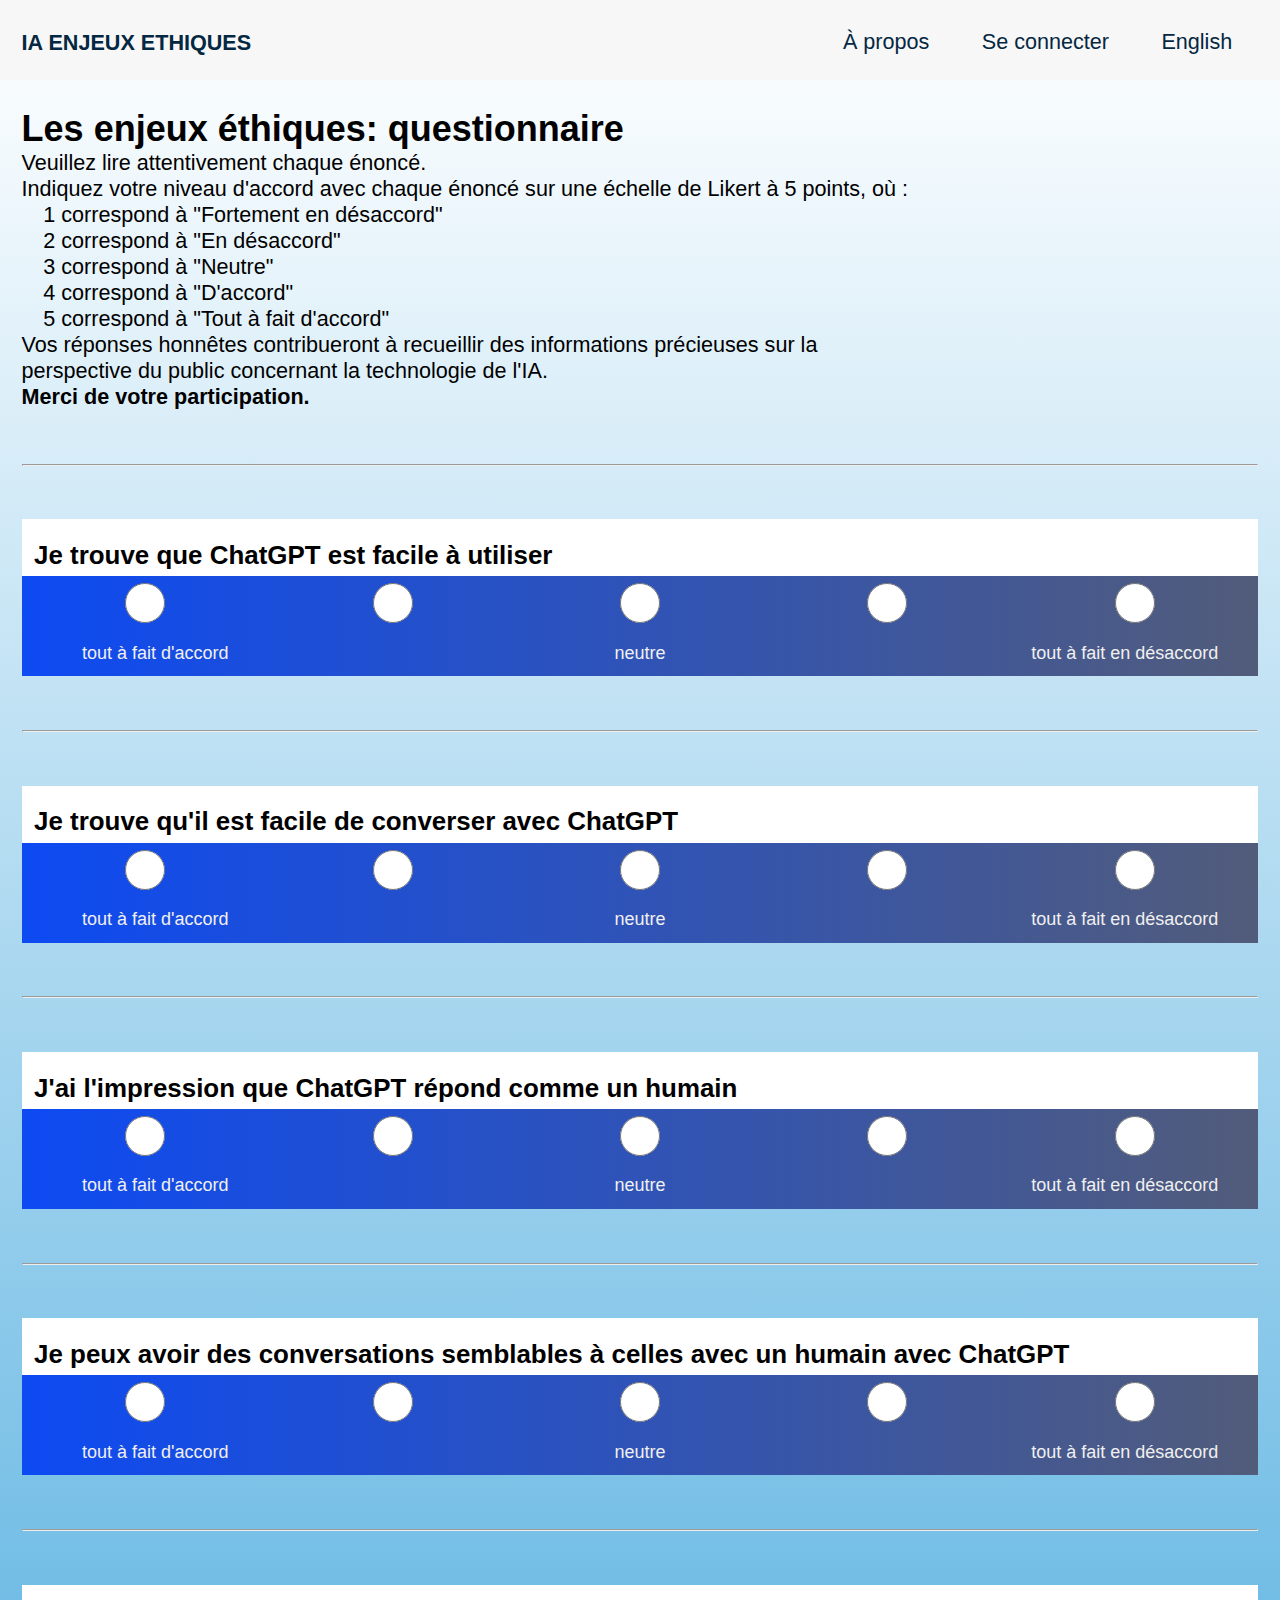
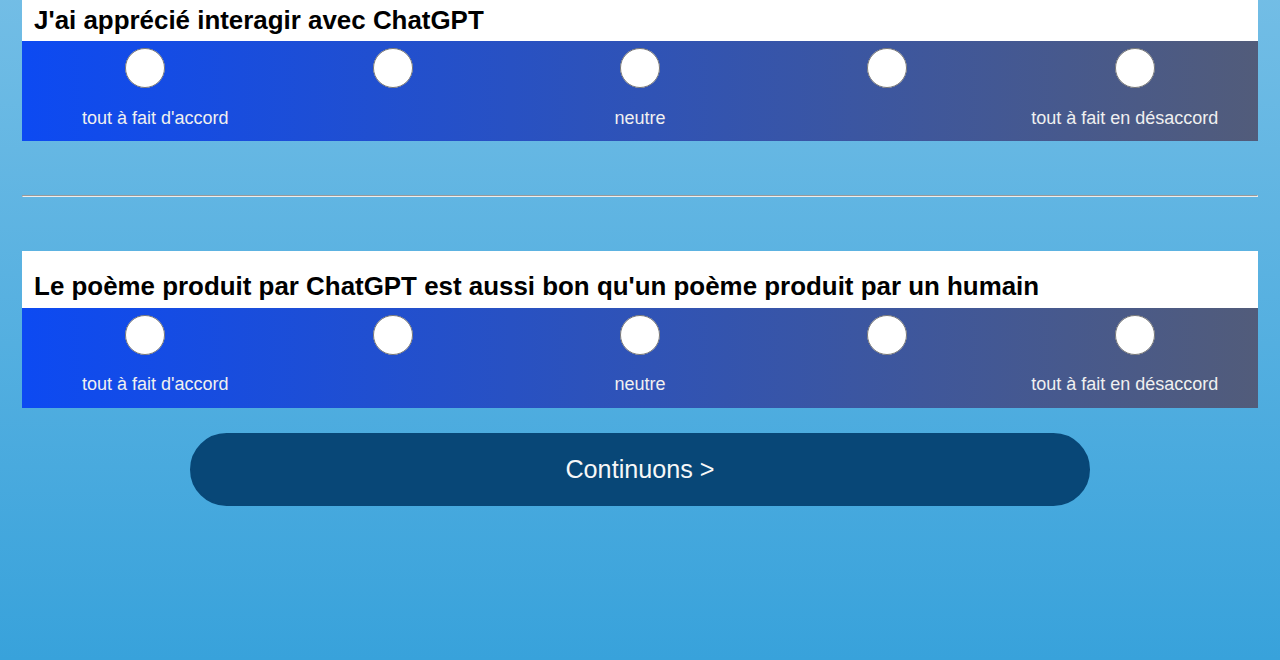
<file: survey/index.html>
<!DOCTYPE html>
<html lang="en">

<head>
  <meta charset="UTF-8">
  <meta name="viewport" content="width=device-width, initial-scale=1.0">
  <title>ia questionnaire</title>
  <link rel="stylesheet" href="css/survey.css">
</head>

<body>
  <header>
    <nav>
      <h4 id="logo">ia enjeux ethiques</h4>
      <a href="about-us.html" id="aboutUs-link" target="_blank">À propos</a>
      <a href="#login-section" id="playNow-link">Se connecter</a>
      <a href="#" id="language-picker" data-language="en">English</a>
    </nav>
  </header>
 
  <main>
    <section id="intro">
    <h1>Les enjeux éthiques: questionnaire</h1>
    <p>Veuillez lire attentivement chaque énoncé.</p>
    <p>Indiquez votre niveau d'accord avec chaque énoncé sur une échelle de Likert à 5 points, où :</p>
    <ul id="intro-scale">
      <li>1 correspond à "Fortement en désaccord"</li>
      <li>2 correspond à "En désaccord"</li>
      <li>3 correspond à "Neutre"</li>
      <li>4 correspond à "D'accord"</li>
      <li>5 correspond à "Tout à fait d'accord"</li>
    </ul>
    <p>Vos réponses honnêtes contribueront à recueillir des informations précieuses sur la perspective du public concernant la technologie de l'IA. </p>
    <p><strong>Merci de votre participation.</strong></p>
    </section>
    <section id="questions">
      <form id="dataform"></form>
    </section>
    <p id="continue">Continuons ></p>
    <a href="https://gamelab514.com/ai-ethics/game.html"><p id="merci" class="hidden">Merci. Retournons aus simulations.</p></a>
  </main>
  <script src="js/language.js"></script>
  <script src="js/survey.js"></script>
</body>

</html>
</file>
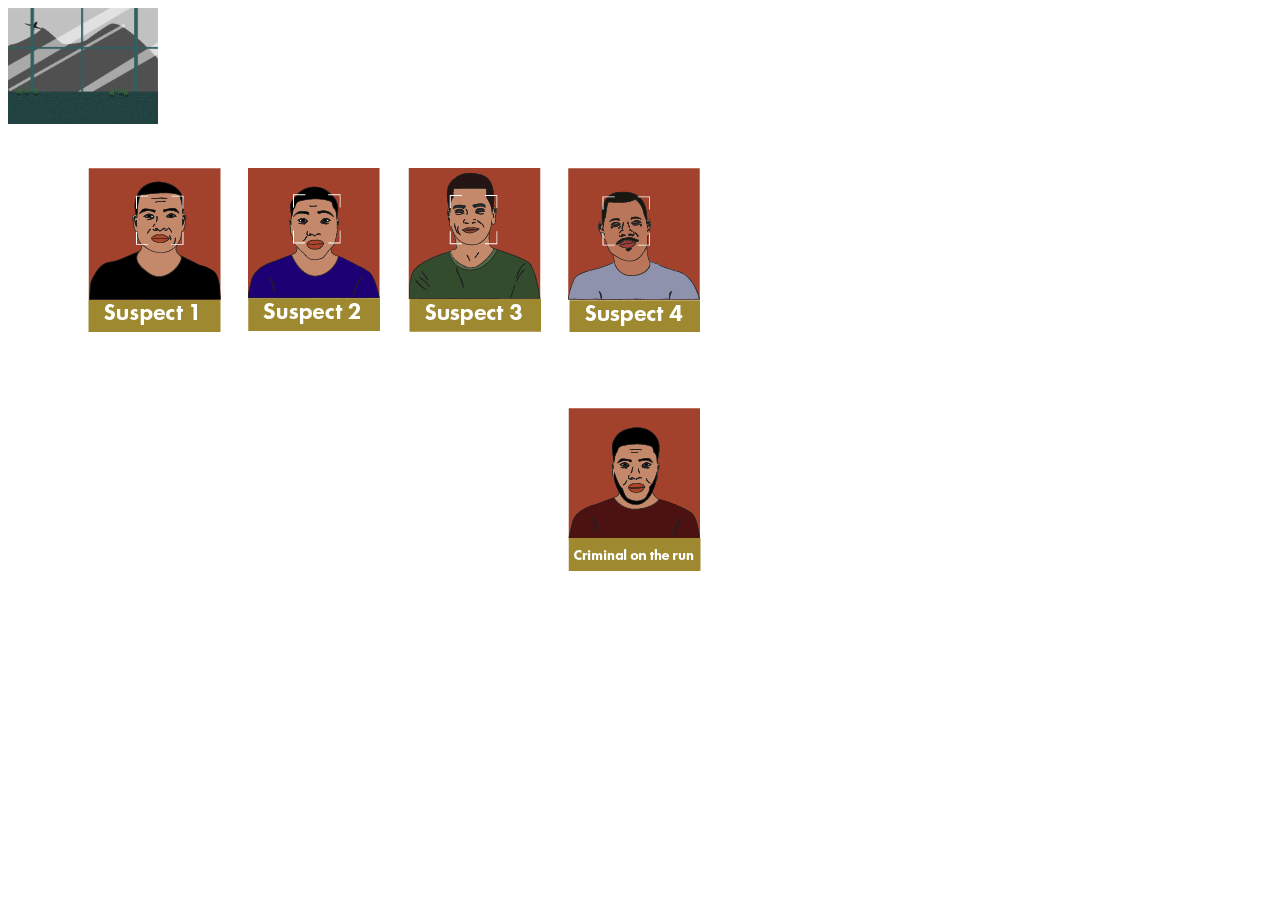
<file: game-test.html>
<!DOCTYPE html>
<html lang="en">
  <head>
    <meta charset="UTF-8" />
    <meta http-equiv="X-UA-Compatible" content="IE=edge" />
    <meta name="viewport" content="width=device-width, initial-scale=1.0" />
    <title>game template</title>
    <script src="game.js" defer></script>
    <link rel="stylesheet" href="game.css" />
  </head>
  <body>
    <main class="gameloader"></main>
  </body>
</html>
</file>
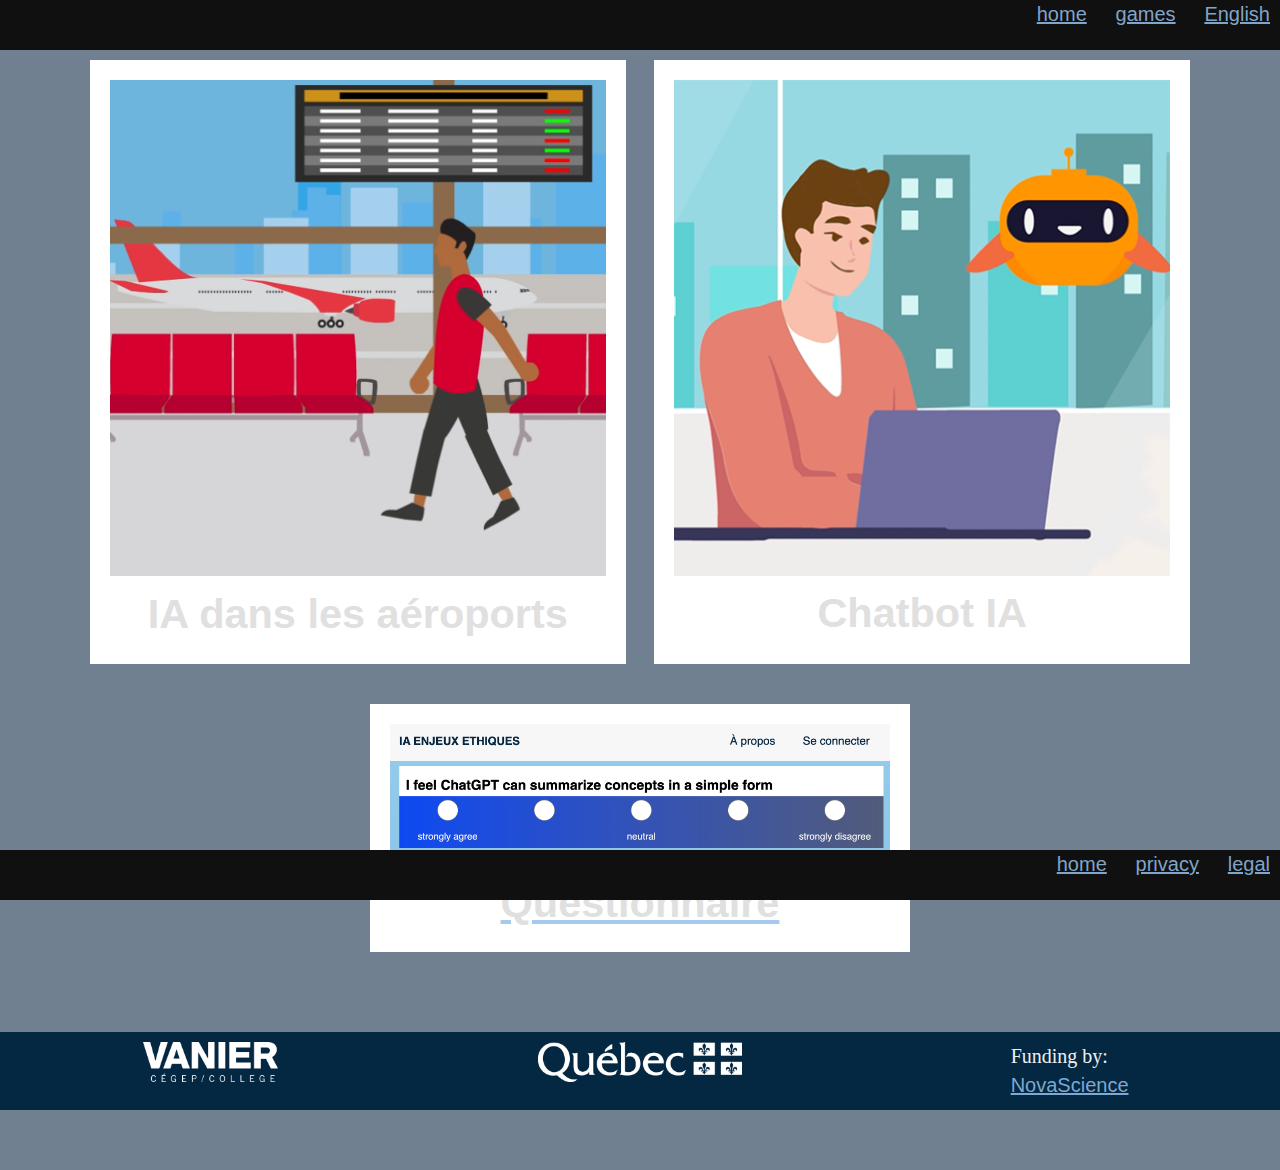
<file: game.html>
<!DOCTYPE html>
<html lang="en">

<head>
  <meta charset="UTF-8" />
  <meta http-equiv="X-UA-Compatible" content="IE=edge" />
  <meta name="viewport" content="width=device-width, initial-scale=1.0" />
  <title>AI Ethics Games</title>
  <script src="js/game/game-load.js" defer></script>
  <link rel="stylesheet" href="css/reset.css">
  <link rel="stylesheet" href="css/game-core.css" />
</head>

<body>
  <nav>
    <a href="https://gamelab514.com/aiEthics/">home</a>
    <a href="./game.html">games</a>
    <a href="#" id="language-picker" data-language="en">English</a>

  </nav>
  <main class="gameloader"></main>
  <section id="questionnaire" class="icon">
    <a href="survey/"><img src="img/questionnaire.png" alt="questionnaire image"></a>
    <a href="survey/"><h2>Questionnaire</h2></a>
  </section>

  <section id="sponsors">
    <figure><img src="img/vanier.webp" alt=""></figure>
    <figure><img src="img/Quebec.webp" alt=""></figure>
    <figure>Funding by:</br>
        <a href="https://www.quebec.ca/entreprises-et-travailleurs-autonomes/aide-financiere/recherche-innovation/programme-novascience">NovaScience</a></figure>
  </section>
  <footer>
    <a href="#">home</a>
    <a href="#">privacy</a>
    <a href="#">legal</a>
  </footer>
</body>

</html>
</file>
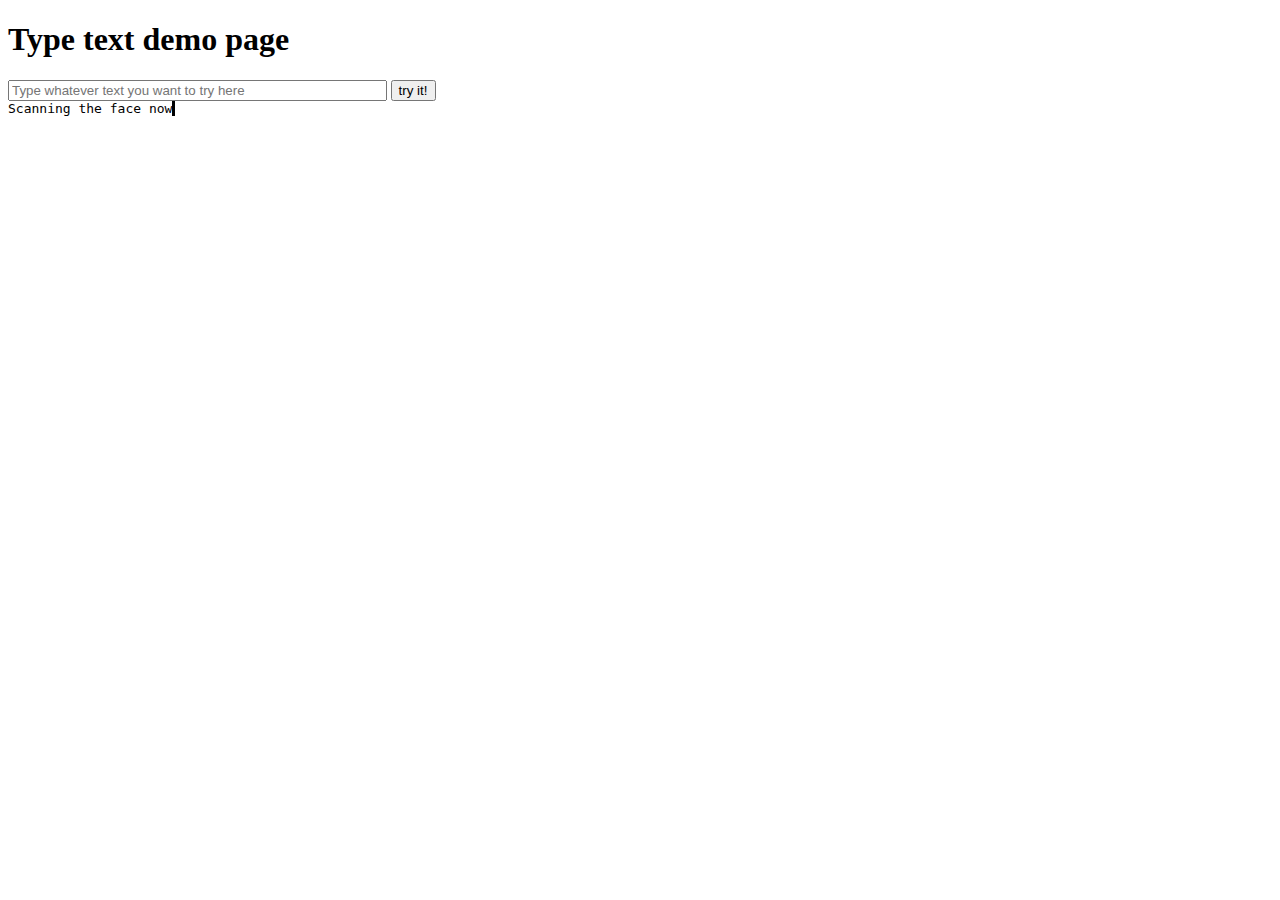
<file: type-text.html>
<!DOCTYPE html>
<html lang="en">

<head>
    <meta charset="UTF-8">
    <meta http-equiv="X-UA-Compatible" content="IE=edge">
    <meta name="viewport" content="width=device-width, initial-scale=1.0">
    <title>type text demo page</title>
    <link rel="stylesheet" href="css/type-text.css">
    <script src="js/game/type-text.js" defer></script>
</head>

<body>
    <h1>Type text demo page</h1>
    <input type="text" name="userText" class="user-text" placeholder="Type whatever text you want to try here">
    <button>try it!</button>
    <div class="type-area">Demo text here</div>
</body>

</html>
</file>
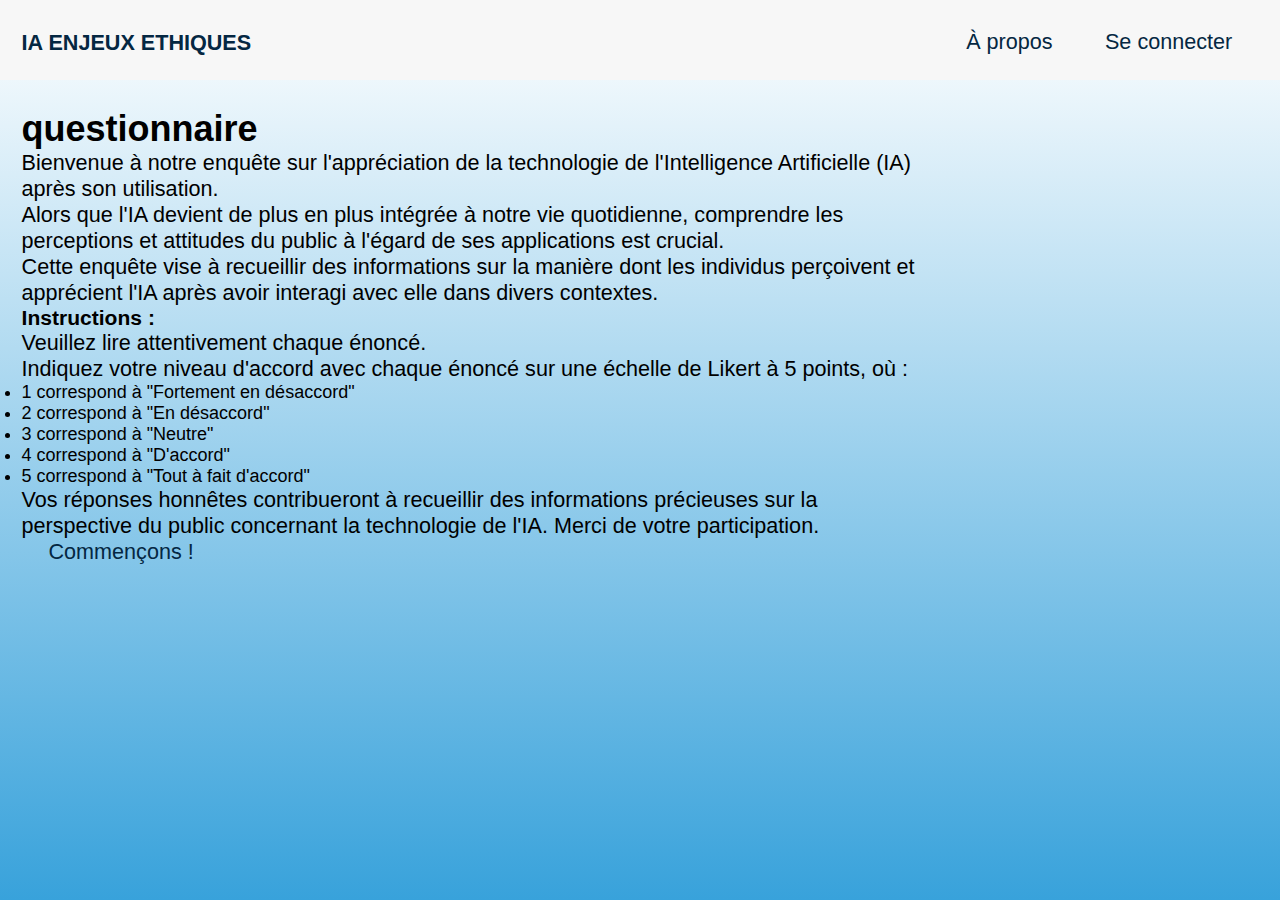
<file: survey/index copy.html>
<!DOCTYPE html>
<html lang="en">
<head>
  <meta charset="UTF-8">
  <meta name="viewport" content="width=device-width, initial-scale=1.0">
  <title>ia questionnaire</title>
  <link rel="stylesheet" href="css/survey.css">
</head>
<body>
  <header>
    <nav>
      <h4 id="logo">ia enjeux ethiques</h4>
        <a href="about-us.html" id="aboutUs-link" target="_blank">À propos</a>
        <a href="#login-section" id="playNow-link">Se connecter</a>
    </nav>
    
  </header>
  <main>
      <h1>questionnaire</h1>
   
  <section id="intro">
    <p>Bienvenue à notre enquête sur l'appréciation de la technologie de l'Intelligence Artificielle (IA) après son utilisation.</p>
    <p>Alors que l'IA devient de plus en plus intégrée à notre vie quotidienne, comprendre les perceptions et attitudes du public à l'égard de ses applications est crucial.</p>
    <p>Cette enquête vise à recueillir des informations sur la manière dont les individus perçoivent et apprécient l'IA après avoir interagi avec elle dans divers contextes.</p>

    <h3>Instructions :</h3>
    <p>Veuillez lire attentivement chaque énoncé.</p>
    <p>Indiquez votre niveau d'accord avec chaque énoncé sur une échelle de Likert à 5 points, où :</p>
    <ul>
      <li>1 correspond à "Fortement en désaccord"</li>
      <li>2 correspond à "En désaccord"</li>
      <li>3 correspond à "Neutre"</li>
      <li>4 correspond à "D'accord"</li>
      <li>5 correspond à "Tout à fait d'accord"</li>
    </ul>
    <p>Vos réponses honnêtes contribueront à recueillir des informations précieuses sur la perspective du public concernant la technologie de l'IA. Merci de votre participation.</p>
    <p id="commencons"><a href="questions1.html">Commençons !</a></p>

  </section>
  </section>
</main>

  <script src="js/survey.js"></script>
</body>
</html>
</file>
<file: survey/css/survey.css>
* {
  margin: 0;
  padding: 0;
  box-sizing: border-box;
  font-family: "Roboto", sans-serif;
  
}
html {
  scroll-behavior: smooth;
  font-size: 18px;
}

figure img{
  width: 100%;
}
main {
  padding: 6rem 1.2rem;
  background: linear-gradient(#ffffff 0%, #38a2db 100%);
  min-height: 100vh;
}
main p{
  max-width: 50rem;
  font-size: 1.2rem;
}

/* Main Content */
header {
  position: fixed;
  left: 0;
  top: 0;
  width: 100%;
  height: 80px;
  background-color: #f7f7f7;
  color: #042742;
  font-size: 1.2em;
}
header nav {
  position: absolute;
  width: 100%;
  display: grid;
  grid-template-columns: repeat(4, minmax(auto, auto));;
  justify-content: end;
}
header nav #logo {
  position: absolute;
  top: 1.2rem;
  left: 1.2rem;
  padding: 0.45rem 0;
  max-height: none;
}

header h4{
  text-transform: uppercase;
}
nav {
  padding: 1.2rem;
  
}
nav h4 {
  /*grid-column-start: 3;
  grid-column-end: 4;*/
  text-align: center;

}


nav a, a{
  text-decoration: none;
  padding: 0.35rem 1.44rem;
  border: 1.2px solid transparent;
  border-radius: 60px;
  color: #042742;
  transition: ease-in-out 0.3s;
}

nav a {
  padding: 0.35rem 1.4rem;
}


nav a.active {
  border: 1.2px solid #084777;
}
nav a:hover,
nav a:hover {
  border: 1.2px solid transparent;
  background-color: #084777;
  color: #f7f7f7;
}

#intro-scale li{
  list-style: none;
  padding: 0 0 0 1.2rem;
  font-size: 1.2rem;

}
.scale,
.lickert-scale{
  display: grid;
  grid-template-columns: repeat(5, 1fr);
  justify-items: center;
}
hr {
  margin: 2.986rem 0;
}
.scale{
  grid-template-columns: repeat(5, minmax(auto, 1fr));
  background: linear-gradient(to right, hsl(224, 90%, 50%), hsl(225, 20%, 40%));
}
.scale h4 {
  grid-column: 1/-1;
  font-size: 1.44rem;
  justify-self: left;
  padding: 1.2rem 0.694rem 0.347rem;
  background: white;
  color: black;
  width: 100%;
}
.scale .figures{
  grid-column: 1/-1;
  display: grid;
  grid-template-columns: repeat(5, minmax(max-content, 1fr));
  justify-items: center;
  padding: 0.694rem;
  width: 100%;
  background: linear-gradient(to right, hsl(224, 90%, 50%), hsl(225, 20%, 40%));
  color: rgb(240 240 240 / 1);

}

/* questions section */
input[type="radio"],
input[type="checkbox"] {
  width: 3em;
  height: 3rem;
  accent-color: hsl(128, 90%, 50%);
}

input[type="radio"] {
  accent-color: hsl(128, 90%, 50%);
}
.scale input[type="radio"]:nth-of-type(2) {
  accent-color: hsl(128, 70%, 55%);
}
.scale input[type="radio"]:nth-of-type(3) {
  accent-color: hsl(128, 50%, 60%);
}
.scale input[type="radio"]:nth-of-type(4) {
  accent-color: hsl(128, 30%, 65%);
}

.scale input[type="radio"]:nth-of-type(5) {
  accent-color: hsl(128, 10%, 70%);
}


.hidden{
  display: none;
}

#continue, #merci{
    padding: 20px 64px;
    border: 2px solid #084777;
    border-radius: 50px;
    font-size: 1.4em;
    text-align: center;
    color: #f7f7f7;
    background-color: #084777;
    margin: 1em auto;
    transition: ease-in-out 0.3s;

}


#continue:hover, #merci:hover{
  background-color: #f7f7f7;
  color: #084777;
}
</file>
<file: game.css>
/* AIRPORT STUFF */

.video {
  position: fixed;
  right: 0;
  bottom: 0;
  min-width: 100%;
  min-height: 100%;
  z-index: -1;
}


/* TYPING TEXT */

.type-text {
  width: 50ch;
  white-space: nowrap;
  overflow: hidden;
  border-right: 3px solid;
  font-family: monospace;
  text-align: center;
  animation: typing 2s steps(50), blink 0.5s step-end infinite alternate;
}

@keyframes typing {
  from {
    width: 0px;
  }
}

@keyframes blink {
  50% {
    border-color: transparent;
  }
}

.btn-action {
  cursor: pointer;
  border: 1px solid black;
}

/* MULTIPLE CHOICES */

@keyframes fade {
  from {
    opacity: 0;
  }

  to {
    opacity: 1;
  }
}

.gamneloader {
  position: relative;
}

#test {
  position: relative;
}

#test * {
  position: absolute;
}

#test-msg {
  color: white;
  animation-name: fade;
  animation-duration: 0.5s;
}

.sus.played {
  opacity: 0.5;
}

.sus {
  left: 2em;
}

#sus1 {
  top: 10em;
}

#sus2 {
  left: 12em;
  top: 10em;
}

#sus3 {
  top: 10em;
}

#sus4 {
  left: 12em;
  top: 10em;
}

#criminal {
  top: 30em;
  left: 12em;
}

#test-msg {
  top: 30em;
  left: 5em;
}

.background {
  width: 150px;
}

@media screen and (min-width: 768px) {
  .sus {
    top: 10em;
  }

  #sus1 {
    left: 5em;
  }

  #sus2 {
    left: 15em;
  }

  #sus3 {
    left: 25em;
  }

  #sus4 {
    left: 35em;
  }

  #criminal {
    top: 25em;
    left: 35em;
  }

  #test-msg {
    top: 25em;
    left: 5em;
  }
}
</file>
<file: css/game-core.css>
* {
  margin: 0;
  box-sizing: border-box;
}

body {
  background-color: slategray;
  padding-bottom: 3rem;
}

h1 {
  padding: 1em;
  background-color: white;
  margin-bottom: 1em;
  text-align: center;
}
nav, footer {
  position: fixed;
  padding: 0 0.5rem;
  width: 100%;
  background-color: rgb(16 16 16 /1);
  display: grid;
  /* justify-content: end; */
  z-index: 999;
}
nav {
  grid-template-columns: repeat(3, minmax(auto, auto));
  gap: 1.44rem;
  height: 50px;
  top: 0;
  justify-content: end;
}
footer {
  grid-template-columns: repeat(3, minmax(auto, auto));
  gap: 1.44rem;
  height: 50px;
  bottom: 0;
  justify-content: end;
}

/* game - level select */
.gameloader{
  margin-top: 60px;
}
.level-select {
  margin-top: 2em;
  display: grid;
  gap: 1.44rem;
  grid-template-columns: 1fr;
  justify-items: center;
  text-align: center;
}


.level-select .icon, #questionnaire {
  padding: 1em;
  background-color: white;
}

#questionnaire{
  max-width: 540px;
  margin: 2rem auto 4rem auto;
  text-align: center;
}

#questionnaire:hover{
    background-color: #042742;
    color: white;
}

.level-select .icon img, #questionnaire img {
  width: 100%;
  max-height: 500px;
}

.level-select .icon:hover {
  background-color: #042742;;
  color: white;
}

/* level loaded */

.level.bg {
  position: fixed;
  right: 0;
  bottom: 0;
  min-width: 100%;
  min-height: 100%;
  z-index: -1;
  /* background-image: url(https://via.placeholder.com/1920x1080/000000/FFFFFF?text=levelscreen); */
  background-color: #325f60;
  background-position: center center;
  background-size: cover;
}

/* steps loaded */

.btn-action {
  margin: 0 auto;
  cursor: pointer;
  border: 1px solid black;
  background-color: white;
  text-align: center;
  width: 16em;
  padding: 1em;
  border-radius: 1em;
}

.back-to-levels {
  margin: 0 auto 0 0;
  cursor: pointer;
  background-color: rgba(255, 255, 255, 0.75);
  text-align: center;
  width: 10em;
  padding: 0.5em;
}


video{
  width: 100%;
  height: auto;
  max-height: 70vh;
}

#sponsors{
  display: grid;
  grid-template-columns: repeat(3, 1fr);
  gap:1.44rem;
  color: rgb(240 240 240 / 1);
  background-color: #042742;
  padding: 0.5rem;
}
#sponsors figure{
  justify-self: center;
  align-self: middle;
}
#sponsors img{
  
  max-height: 40px;
  margin: 0 auto;
} 

@media screen and (min-width: 700px) {
  .level-select {
    grid-template-columns: 1fr 1fr;
    max-width: 1100px;
    margin: 0 auto;
   
  }
  
  
}

.hidden {
  display: none;
}
</file>
<file: css/type-text.css>
.type-text {
  width: 50ch;
  white-space: nowrap;
  overflow: hidden;
  border-right: 3px solid;
  font-family: monospace;
  text-align: center;
  /* animation: typing 2s steps(50), blink 0.5s step-end infinite alternate; */
}

@keyframes typing {
  from {
    width: 0px;
  }
}

@keyframes blink {
  50% {
    border-color: transparent;
  }
}

.user-text {
  width: 50ch;
}
</file>
